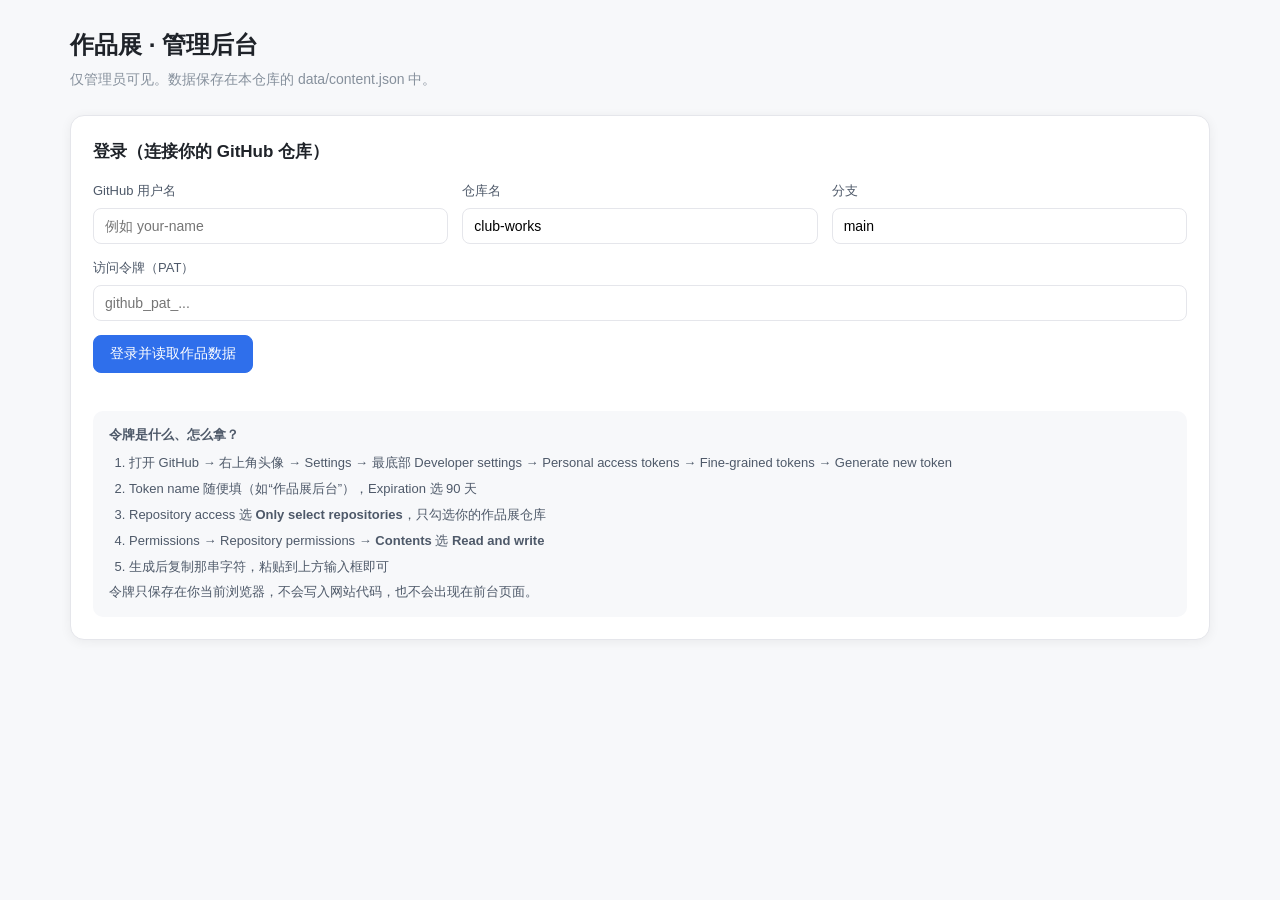
<file: admin.html>
<!DOCTYPE html>
<html lang="zh-CN">
<head>
  <meta charset="UTF-8">
  <meta name="viewport" content="width=device-width, initial-scale=1">
  <meta name="robots" content="noindex,nofollow">
  <title>管理后台 - 作品展</title>
  <link rel="stylesheet" href="assets/style.css">
</head>
<body>
<div class="admin-wrap">
  <h1>作品展 · 管理后台</h1>
  <div class="admin-sub">仅管理员可见。数据保存在本仓库的 data/content.json 中。</div>

  <!-- 登录 -->
  <div class="panel" id="login-panel">
    <h2>登录（连接你的 GitHub 仓库）</h2>
    <div class="form-row">
      <div class="field"><label>GitHub 用户名</label><input id="in-owner" placeholder="例如 your-name"></div>
      <div class="field"><label>仓库名</label><input id="in-repo" placeholder="club-works"></div>
      <div class="field"><label>分支</label><input id="in-branch" placeholder="main"></div>
    </div>
    <div class="form-row">
      <div class="field"><label>访问令牌（PAT）</label><input id="in-token" type="password" placeholder="github_pat_..."></div>
    </div>
    <div class="toolbar">
      <button class="btn btn-primary" id="btn-login">登录并读取作品数据</button>
    </div>
    <div id="login-status" class="status" style="margin-top:12px;min-height:20px"></div>
    <div class="help">
      <strong>令牌是什么、怎么拿？</strong>
      <ol>
        <li>打开 GitHub → 右上角头像 → Settings → 最底部 Developer settings → Personal access tokens → Fine-grained tokens → Generate new token</li>
        <li>Token name 随便填（如“作品展后台”），Expiration 选 90 天</li>
        <li>Repository access 选 <b>Only select repositories</b>，只勾选你的作品展仓库</li>
        <li>Permissions → Repository permissions → <b>Contents</b> 选 <b>Read and write</b></li>
        <li>生成后复制那串字符，粘贴到上方输入框即可</li>
      </ol>
      令牌只保存在你当前浏览器，不会写入网站代码，也不会出现在前台页面。
    </div>
  </div>

  <!-- 主体 -->
  <div id="app-panel" style="display:none">
    <div class="panel bar-panel">
      <div class="toolbar">
        <button class="btn btn-primary" id="btn-save">保存并发布</button>
        <span class="status" id="status"></span>
        <span class="spacer"></span>
        <span class="conn-info" id="conn-info"></span>
        <button class="btn" id="btn-logout">退出登录</button>
      </div>
      <div class="help">修改后必须点「保存并发布」才会写入仓库并生效；约 30–60 秒后刷新前台可见。删除操作可通过 Git 历史恢复。</div>
    </div>

    <div class="panel">
      <h2>网站设置</h2>
      <div class="form-row">
        <div class="field"><label>网站标题（首页大标题）</label><input id="set-title" placeholder="例如：社团学生作品展"></div>
        <div class="field"><label>副标题（标题下方一行小字）</label><input id="set-subtitle" placeholder="例如：点击姓名，查看同学们的作品"></div>
      </div>
      <div class="toolbar" style="margin-top:12px">
        <button class="btn" id="btn-save-site">保存标题设置</button>
        <span class="mini">改完后仍需点顶部「保存并发布」才会更新到网站</span>
      </div>
    </div>

    <div class="panel">
      <div class="toolbar">
        <h2 style="margin:0;flex:1">点赞排行 <span class="counter" id="rank-count"></span></h2>
        <button class="btn btn-sm" id="btn-rank-refresh">刷新排名</button>
      </div>
      <div class="help">按累计点赞数排名。学生榜统计每位同学全部作品的总赞数；作品榜统计单个作品。数据来源为 CloudBase，打开后台自动加载。</div>
      <div id="rank-box" class="rank-box"><div class="mini">正在加载排名…</div></div>
    </div>

    <div class="admin-cols">
      <!-- 学生列表 -->
      <div class="panel">
        <h2>学生名单 <span class="counter" id="list-count"></span></h2>
        <div id="student-list" class="pick-list"></div>
        <div class="toolbar" style="margin-top:12px">
          <button class="btn btn-primary btn-sm" id="btn-add-student">+ 新增学生</button>
        </div>
        <div class="divider"></div>
        <div class="toolbar" id="student-actions" style="display:none">
          <button class="btn btn-sm" id="btn-rename">改名</button>
          <button class="btn btn-sm" id="btn-stu-visible">上架/下架</button>
          <button class="btn btn-danger btn-sm" id="btn-del-student">删除</button>
        </div>
      </div>

      <!-- 作品区 -->
      <div class="panel">
        <h2>作品管理 · <span id="work-student-name">—</span> <span class="counter" id="work-count"></span></h2>
        <div class="toolbar">
          <button class="btn btn-primary btn-sm" id="btn-add-work">+ 新增作品</button>
        </div>
        <div id="work-list" class="pick-list"></div>
        <input type="hidden" id="cur-wid" value="">
        <div id="edit-area"></div>
      </div>
    </div>
  </div>
</div>

<!-- 全局浮动提示 -->
<div id="cw-toast-wrap" class="toast-wrap"></div>

<!-- 自定义对话框 -->
<div class="modal-mask" id="cw-modal" style="display:none">
  <div class="modal-box" role="dialog" aria-modal="true">
    <h3 id="cw-modal-title">提示</h3>
    <p id="cw-modal-msg" style="display:none"></p>
    <label class="modal-label" id="cw-modal-label" style="display:none"></label>
    <input id="cw-modal-input" type="text" style="display:none">
    <div class="modal-actions">
      <button class="btn" id="cw-modal-cancel">取消</button>
      <button class="btn btn-primary" id="cw-modal-ok">确定</button>
    </div>
  </div>
</div>

<script src="assets/config.js"></script>
<script src="assets/store.js"></script>
<script src="assets/social.js"></script>
<script src="assets/admin.js"></script>
</body>
</html>
</file>
<file: assets/style.css>
/* 社团学生作品展 · 简洁清爽风格 */
:root {
  --bg: #f7f8fa;
  --card: #ffffff;
  --ink: #1f2329;
  --ink-2: #4e5969;
  --ink-3: #86909c;
  --line: #e5e6eb;
  --brand: #2f6feb;
  --brand-dark: #1d4fc9;
  --brand-soft: #eaf1ff;
  --ok: #00a870;
  --danger: #f53f3f;
  --shadow: 0 2px 12px rgba(0, 0, 0, .06);
  --radius: 14px;
}

* { box-sizing: border-box; }

body {
  margin: 0;
  background: var(--bg);
  color: var(--ink);
  font-family: -apple-system, BlinkMacSystemFont, "Segoe UI", "PingFang SC", "Microsoft YaHei", sans-serif;
  line-height: 1.6;
  -webkit-font-smoothing: antialiased;
}

a { color: var(--brand); text-decoration: none; }
a:hover { text-decoration: underline; }

.wrap { max-width: 1080px; margin: 0 auto; padding: 0 20px; }

/* 顶部 */
.site-header {
  background: var(--card);
  border-bottom: 1px solid var(--line);
  padding: 28px 0 24px;
}
.site-header h1 { margin: 0 0 6px; font-size: 26px; letter-spacing: .5px; }
.site-header p { margin: 0; color: var(--ink-2); font-size: 15px; }
.site-header .header-row { display: flex; align-items: flex-start; justify-content: space-between; gap: 16px; }
/* 返回首页：醒目大按钮 */
.btn-back {
  display: inline-flex; align-items: center; gap: 8px;
  padding: 13px 24px;
  background: var(--brand); color: #fff;
  border-radius: 10px; font-size: 16px; font-weight: 600;
  white-space: nowrap; box-shadow: 0 3px 10px rgba(47,111,235,.28);
  transition: background .15s, transform .15s, box-shadow .15s;
}
.btn-back:hover { background: var(--brand-dark); color: #fff; text-decoration: none; transform: translateY(-2px); box-shadow: 0 6px 16px rgba(47,111,235,.35); }
@media (max-width: 600px) {
  .site-header .header-row { flex-direction: column; align-items: stretch; }
  .btn-back { align-self: flex-start; }
}
/* 姓名卡片上的新窗口角标 */

main { padding: 28px 0 60px; }

/* 搜索 */
.search-row { margin-bottom: 22px; }
.search-input {
  width: 100%; max-width: 420px; padding: 11px 14px;
  border: 1px solid var(--line); border-radius: 10px;
  font-size: 15px; background: var(--card); outline: none;
}
.search-input:focus { border-color: var(--brand); box-shadow: 0 0 0 3px var(--brand-soft); }

/* 姓名卡片 */
.grid { display: grid; grid-template-columns: repeat(auto-fill, minmax(190px, 1fr)); gap: 16px; }
.name-card {
  display: block; background: var(--card); border: 1px solid var(--line);
  border-radius: var(--radius); padding: 24px 18px; text-align: center;
  box-shadow: var(--shadow); transition: transform .15s, box-shadow .15s, border-color .15s;
  color: var(--ink);
}
.name-card:hover { transform: translateY(-3px); box-shadow: 0 8px 24px rgba(0,0,0,.1); border-color: var(--brand); text-decoration: none; }
.avatar {
  width: 56px; height: 56px; margin: 0 auto 12px; border-radius: 50%;
  background: var(--brand-soft); color: var(--brand);
  display: flex; align-items: center; justify-content: center;
  font-size: 22px; font-weight: 600;
}
.name-card .nm { font-size: 17px; font-weight: 600; }
.name-card .cnt { margin-top: 4px; font-size: 13px; color: var(--ink-3); }

/* 作品卡片 */
.work-grid { display: grid; grid-template-columns: repeat(auto-fill, minmax(280px, 1fr)); gap: 18px; }
.work-card {
  background: var(--card); border: 1px solid var(--line); border-radius: var(--radius);
  overflow: hidden; box-shadow: var(--shadow); display: flex; flex-direction: column;
}
.work-cover {
  width: 100%; aspect-ratio: 16 / 9; object-fit: cover; background: #f0f1f3;
  display: block; cursor: zoom-in; border: 0;
}
.work-cover-placeholder {
  width: 100%; aspect-ratio: 16 / 9; background: var(--brand-soft);
  display: flex; align-items: center; justify-content: center;
  color: var(--brand); font-size: 15px; cursor: zoom-in;
}
.work-body { padding: 16px 18px 18px; flex: 1; display: flex; flex-direction: column; }
.work-title { font-size: 17px; font-weight: 600; margin: 0 0 8px; }
.work-desc { font-size: 14px; color: var(--ink-2); margin: 0 0 16px; flex: 1; white-space: pre-wrap; word-break: break-word; }
.work-link {
  display: inline-block; align-self: flex-start; padding: 8px 16px;
  background: var(--brand); color: #fff; border-radius: 8px; font-size: 14px;
}
.work-link:hover { background: var(--brand-dark); text-decoration: none; }
.work-link.disabled { background: var(--line); color: var(--ink-3); pointer-events: none; }

/* 空状态 / 提示 */
.empty { text-align: center; padding: 70px 20px; color: var(--ink-3); }
.empty .big { font-size: 40px; margin-bottom: 10px; }
.notice {
  background: #fff7e8; border: 1px solid #ffd591; color: #874d00;
  padding: 12px 16px; border-radius: 10px; font-size: 14px; margin-bottom: 20px;
}
.error-box {
  background: #fff1f0; border: 1px solid #ffa39e; color: #a8071a;
  padding: 14px 16px; border-radius: 10px; font-size: 14px; margin: 20px 0;
}

/* 灯箱 */
.lightbox {
  position: fixed; inset: 0; background: rgba(0,0,0,.82); z-index: 999;
  display: none; align-items: center; justify-content: center; padding: 30px; cursor: zoom-out;
}
.lightbox.show { display: flex; }
.lightbox img { max-width: 100%; max-height: 100%; border-radius: 6px; }

/* 页脚 */
.site-footer { text-align: center; color: var(--ink-3); font-size: 13px; padding: 24px 0 40px; }

/* ===== 后台 ===== */
.admin-wrap { max-width: 1180px; margin: 0 auto; padding: 0 20px 60px; }
.admin-wrap h1 { font-size: 24px; margin: 26px 0 4px; }
.admin-sub { color: var(--ink-3); font-size: 14px; margin-bottom: 24px; }

.panel {
  background: var(--card); border: 1px solid var(--line); border-radius: var(--radius);
  padding: 22px; box-shadow: var(--shadow); margin-bottom: 18px;
}
.panel h2 { font-size: 17px; margin: 0 0 16px; }

.form-row { display: flex; flex-wrap: wrap; gap: 14px; margin-bottom: 14px; }
.field { display: flex; flex-direction: column; gap: 6px; flex: 1; min-width: 180px; }
.field label { font-size: 13px; color: var(--ink-2); }
.field input, .field textarea, .field select {
  width: 100%; padding: 9px 11px; border: 1px solid var(--line); border-radius: 8px;
  font-size: 14px; font-family: inherit; outline: none; background: #fff;
}
.field input:focus, .field textarea:focus { border-color: var(--brand); box-shadow: 0 0 0 3px var(--brand-soft); }
.field textarea { min-height: 72px; resize: vertical; }

.btn {
  display: inline-flex; align-items: center; justify-content: center; gap: 6px;
  padding: 9px 16px; border: 1px solid var(--line); border-radius: 8px;
  background: #fff; color: var(--ink); font-size: 14px; cursor: pointer; font-family: inherit;
}
.btn:hover { border-color: var(--brand); color: var(--brand); }
.btn-primary { background: var(--brand); color: #fff; border-color: var(--brand); }
.btn-primary:hover { background: var(--brand-dark); color: #fff; }
.btn-danger { color: var(--danger); }
.btn-danger:hover { border-color: var(--danger); color: var(--danger); }
.btn-sm { padding: 5px 10px; font-size: 13px; }
.btn:disabled { opacity: .5; cursor: not-allowed; }

.toolbar { display: flex; flex-wrap: wrap; gap: 10px; align-items: center; margin-bottom: 18px; }
.toolbar .spacer { flex: 1; }
.status { font-size: 13px; color: var(--ok); }
.status.err { color: var(--danger); }

.admin-cols { display: grid; grid-template-columns: 320px 1fr; gap: 18px; align-items: start; }
@media (max-width: 860px) { .admin-cols { grid-template-columns: 1fr; } }

.list-item {
  display: flex; align-items: center; gap: 8px; padding: 10px 12px;
  border: 1px solid var(--line); border-radius: 10px; margin-bottom: 8px; cursor: pointer;
  background: #fff;
}
.list-item:hover { border-color: var(--brand); }
.list-item.active { border-color: var(--brand); background: var(--brand-soft); }
.list-item.hidden-item { opacity: .55; }
.list-item .grow { flex: 1; min-width: 0; overflow: hidden; text-overflow: ellipsis; white-space: nowrap; }
.list-item .mini { font-size: 12px; color: var(--ink-3); }

.work-edit {
  border: 1px dashed var(--brand); background: #f8faff;
  border-radius: 10px; padding: 16px; margin-top: 14px;
}
.thumb-preview {
  width: 100%; max-width: 220px; aspect-ratio: 16/9; object-fit: cover;
  border-radius: 8px; border: 1px solid var(--line); background: #f0f1f3; display: block;
}
.help { font-size: 13px; color: var(--ink-2); background: #f7f8fa; border-radius: 10px; padding: 14px 16px; }
.help ol { margin: 8px 0 0; padding-left: 20px; }
.help li { margin-bottom: 5px; }
code { background: #f0f1f3; padding: 1px 5px; border-radius: 4px; font-size: 12px; }
.divider { height: 1px; background: var(--line); margin: 20px 0; }

/* ===== 增强的管理列表 ===== */
.bar-panel .toolbar { margin-bottom: 12px; }
.conn-info { font-size: 12px; color: var(--ink-3); margin-right: 8px; }
.counter { font-size: 12px; font-weight: 400; color: var(--ink-3); background: var(--bg); padding: 2px 8px; border-radius: 20px; margin-left: 6px; vertical-align: middle; }
.pick-list { display: flex; flex-direction: column; gap: 8px; max-height: 520px; overflow-y: auto; }

.stu-item {
  display: flex; align-items: center; gap: 10px; padding: 10px 12px;
  border: 1px solid var(--line); border-radius: 10px; cursor: pointer; background: #fff;
  transition: border-color .15s, background .15s;
}
.stu-item:hover { border-color: var(--brand); }
.stu-item.active { border-color: var(--brand); background: var(--brand-soft); }
.stu-item.hidden-item { opacity: .55; }
.stu-avatar {
  width: 38px; height: 38px; flex: 0 0 38px; border-radius: 50%;
  background: var(--brand-soft); color: var(--brand);
  display: flex; align-items: center; justify-content: center; font-size: 16px; font-weight: 600;
}
.stu-info { flex: 1; min-width: 0; }
.stu-name { font-size: 14px; font-weight: 600; white-space: nowrap; overflow: hidden; text-overflow: ellipsis; }
.stu-sub { font-size: 12px; color: var(--ink-3); margin-top: 2px; }
.stu-sort { display: flex; flex-direction: column; gap: 2px; }
.stu-sort .btn { padding: 1px 7px; font-size: 12px; line-height: 1.3; }

.work-item {
  display: flex; align-items: center; gap: 12px; padding: 10px 12px;
  border: 1px solid var(--line); border-radius: 10px; cursor: pointer; background: #fff;
  transition: border-color .15s, background .15s;
}
.work-item:hover { border-color: var(--brand); }
.work-item.active { border-color: var(--brand); background: var(--brand-soft); }
.work-item.hidden-item { opacity: .55; }
.work-thumb {
  width: 84px; height: 52px; flex: 0 0 84px; object-fit: cover;
  border-radius: 6px; border: 1px solid var(--line); background: #f0f1f3;
}
.work-thumb.ph { display: flex; align-items: center; justify-content: center; color: var(--ink-3); font-size: 12px; }
.work-info { flex: 1; min-width: 0; }
.work-title { font-size: 14px; font-weight: 600; white-space: nowrap; overflow: hidden; text-overflow: ellipsis; }
.work-sub { font-size: 12px; color: var(--ink-3); margin-top: 2px; }
.tag { font-size: 11px; font-weight: 400; padding: 1px 6px; border-radius: 10px; margin-left: 6px; }
.tag-on { background: #e8fffb; color: var(--ok); }
.tag-off { background: #fff1f0; color: var(--danger); }
.empty-hint { padding: 18px 12px !important; text-align: center; border: 1px dashed var(--line); border-radius: 10px; }

/* ===== 自定义对话框 ===== */
.modal-mask {
  position: fixed; inset: 0; background: rgba(0,0,0,.45); z-index: 1000;
  display: flex; align-items: center; justify-content: center; padding: 20px;
  animation: fadeIn .15s ease;
}
.modal-box {
  width: 100%; max-width: 420px; background: #fff; border-radius: 14px;
  padding: 24px; box-shadow: 0 16px 48px rgba(0,0,0,.2);
  animation: popIn .18s ease;
}
.modal-box h3 { margin: 0 0 6px; font-size: 17px; }
.modal-box p { margin: 0 0 16px; font-size: 14px; color: var(--ink-2); white-space: pre-wrap; }
.modal-label { display: block; font-size: 13px; color: var(--ink-2); margin-bottom: 6px; }
.modal-box input {
  width: 100%; padding: 10px 12px; border: 1px solid var(--line); border-radius: 8px;
  font-size: 15px; outline: none; margin-bottom: 4px;
}
.modal-box input:focus { border-color: var(--brand); box-shadow: 0 0 0 3px var(--brand-soft); }
.modal-actions { display: flex; justify-content: flex-end; gap: 10px; margin-top: 20px; }
.modal-actions .btn { min-width: 76px; justify-content: center; }
@keyframes fadeIn { from { opacity: 0; } to { opacity: 1; } }
@keyframes popIn { from { opacity: 0; transform: scale(.96) translateY(6px); } to { opacity: 1; transform: none; } }

/* ========== 全局浮动提示（toast） ========== */
.toast-wrap {
  position: fixed; left: 50%; bottom: 28px; transform: translateX(-50%);
  z-index: 300; display: flex; flex-direction: column; align-items: center; gap: 10px;
  pointer-events: none; width: max-content; max-width: 92vw;
}
.toast {
  display: flex; align-items: center; gap: 10px;
  padding: 12px 20px; border-radius: 12px;
  font-size: 14px; font-weight: 500; line-height: 1.5;
  color: #fff; background: #1f2a37;
  box-shadow: 0 10px 30px rgba(16, 24, 40, .22);
  animation: toastIn .22s ease-out;
  max-width: 100%;
}
.toast.ok { background: #12805c; }
.toast.err { background: #c0392b; }
.toast.info { background: #1f2a37; }
.toast .ic { font-size: 15px; line-height: 1; flex: 0 0 auto; }
.toast.out { animation: toastOut .22s ease-in forwards; }
@keyframes toastIn { from { opacity: 0; transform: translateY(10px) scale(.97); } to { opacity: 1; transform: none; } }
@keyframes toastOut { to { opacity: 0; transform: translateY(8px) scale(.98); } }

/* 发布按钮的“待发布”状态 */
.btn.has-dirty { box-shadow: 0 0 0 3px rgba(250, 173, 20, .28); }
.dirty-tip { color: #b45309; font-size: 12px; margin-left: 4px; }

/* 保存按钮的成功态 */
.btn.saved { background: #12805c !important; border-color: #12805c !important; color: #fff !important; }

@media (max-width: 640px) {
  .toast-wrap { bottom: 16px; }
  .toast { font-size: 13px; padding: 11px 16px; }
}

/* ========== 按钮点击反馈 ========== */
.btn.btn-ok {
  background: #12805c !important; border-color: #12805c !important; color: #fff !important;
  box-shadow: 0 0 0 3px rgba(18,128,92,.22); animation: btnPulse .35s ease;
}
.btn.btn-err {
  background: #c0392b !important; border-color: #c0392b !important; color: #fff !important;
  box-shadow: 0 0 0 3px rgba(192,57,43,.22); animation: btnShake .3s ease;
}
.btn.btn-busy {
  box-shadow: 0 0 0 3px rgba(47,111,235,.25); opacity: .85; cursor: wait;
}
@keyframes btnPulse { 0% { transform: scale(.94); } 55% { transform: scale(1.04); } 100% { transform: scale(1); } }
@keyframes btnShake { 0%,100% { transform: translateX(0); } 25% { transform: translateX(-4px); } 75% { transform: translateX(4px); } }

/* ========== 点赞排行 ========== */
.rank-box { margin-top: 14px; }
.rank-cols { display: flex; gap: 20px; flex-wrap: wrap; }
.rank-col { flex: 1 1 300px; min-width: 260px; }
.rank-col h3 { margin: 0 0 10px; font-size: 14px; }
.rank-col h3 .mini { font-weight: 400; margin-left: 4px; }
.rank-row {
  display: flex; align-items: center; gap: 10px;
  padding: 8px 4px; border-bottom: 1px solid var(--line); font-size: 13px;
}
.rank-row:last-child { border-bottom: none; }
.rank-no { width: 24px; flex: 0 0 auto; color: #b45309; font-weight: 600; text-align: center; }
.rank-name { flex: 1; min-width: 0; overflow: hidden; text-overflow: ellipsis; white-space: nowrap; }
.rank-sub { color: #86909c; font-size: 12px; margin-left: 8px; }
.rank-num { color: var(--brand); font-weight: 600; flex: 0 0 auto; }
.rank-link { color: var(--brand); text-decoration: none; font-size: 12px; flex: 0 0 auto; }
.rank-link:hover { text-decoration: underline; }
</file>
